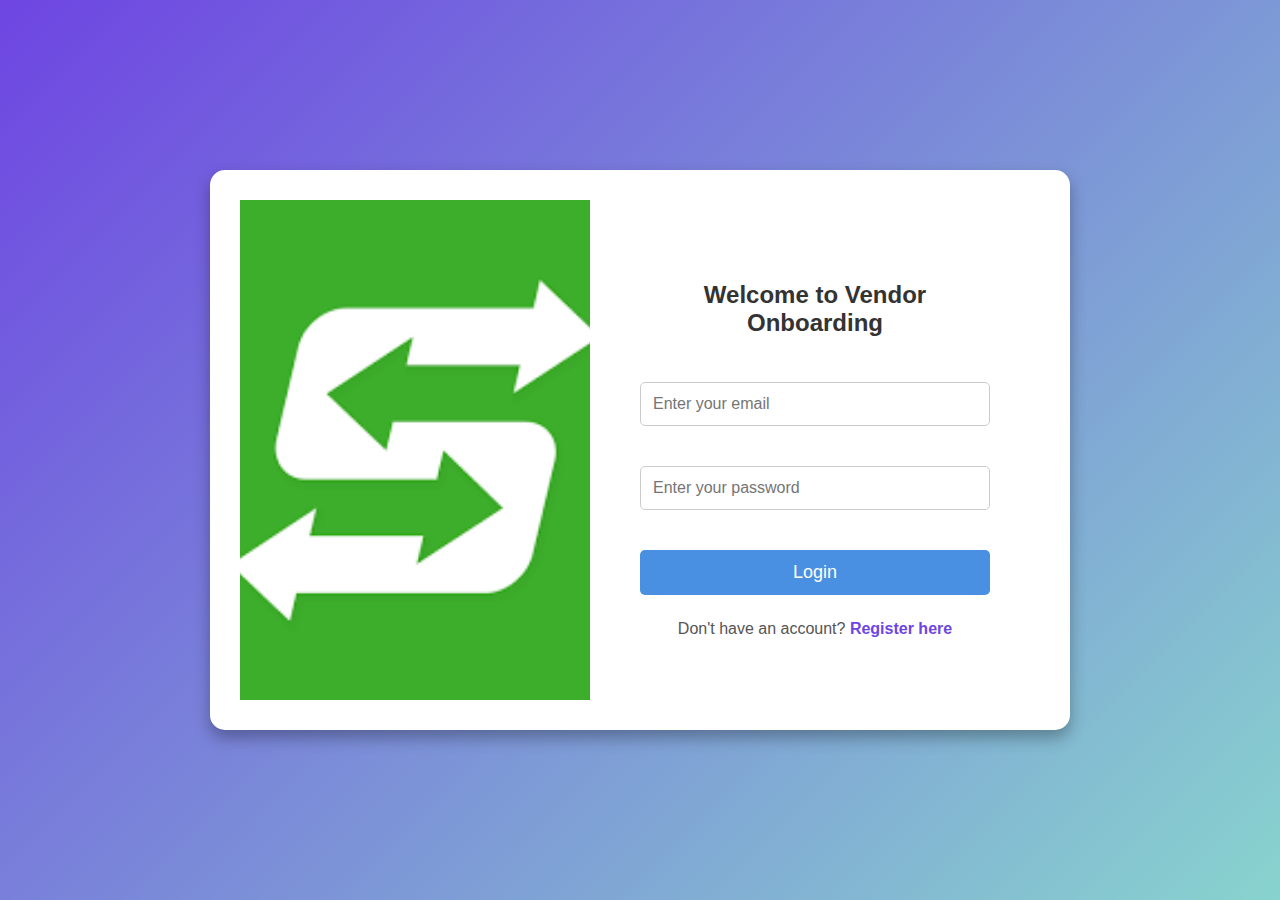
<file: frontend/frontend/index.html>
<!DOCTYPE html>
<html lang="en">
<head>
    <meta charset="UTF-8">
    <meta name="viewport" content="width=device-width, initial-scale=1.0">
    <title>Vendor Onboarding Login</title>
    <link rel="stylesheet" href="assets/css/styles.css">
    <style>
        body {
            margin: 0;
            padding: 0;
            font-family: 'Poppins', sans-serif;
            height: 100vh;
            display: flex;
            align-items: center;
            justify-content: center;
            background: linear-gradient(135deg, #6e45e2, #88d3ce);
        }
    
        .login-container {
            display: flex;
            width: 2000px;
            height: 500px;
            box-shadow: 0 8px 16px rgba(0, 0, 0, 0.3);
            border-radius: 15px;
            overflow: hidden;
            background-color: #fff;
        }
    
        .image-section {
            flex: 1;
            background: url('mis.png') center/cover no-repeat;
        }
    
        .form-section {
            flex: 1;
            display: flex;
            flex-direction: column;
            justify-content: center;
            align-items: center;
            padding: 50px;
        }
    
        .form-section h2 {
            margin-bottom: 35px;
            color: #333;
            font-weight: 700;
        }
    
        .form-section form {
            width: 100%;
            display: flex;
            flex-direction: column;
            gap: 20px;
        }
    
        .form-section input {
            padding: 18px;
            border: 1px solid #ccc;
            border-radius: 10px;
            font-size: 18px;
            outline: none;
            transition: 0.3s;
        }
    
        .form-section input:focus {
            border-color: #6e45e2;
        }
    
        .form-section button {
            padding: 18px;
            background: #6e45e2;
            color: #fff;
            border: none;
            border-radius: 10px;
            cursor: pointer;
            transition: 0.3s;
            font-size: 18px;
            margin-top: 10px;
        }
    
        .form-section button:hover {
            background: #5a35c4;
        }
    
        #message {
            margin-top: 10px;
            color: red;
            display: none;
        }
    
        .register-link {
            margin-top: 25px;
            font-size: 16px;
            color: #555;
        }
    
        .register-link a {
            color: #6e45e2;
            text-decoration: none;
            font-weight: 700;
            transition: 0.3s;
        }
    
        .register-link a:hover {
            text-decoration: underline;
        }
    
        @media (max-width: 900px) {
            .login-container {
                flex-direction: column;
                height: auto;
                width: 90%;
            }
    
            .image-section {
                height: 650px;
            }
        }
    </style>
    
</head>
<body>

<div class="login-container">
    <div class="image-section"></div>
    <div class="form-section">
        <h2>Welcome to Vendor Onboarding</h2>

        <form id="loginForm">
            <input type="email" id="email" placeholder="Enter your email" required>
            <input type="password" id="password" placeholder="Enter your password" required>
            <button type="submit">Login</button>
        </form>

        <p id="message" class="hidden"></p>

        <div class="register-link">
            Don't have an account? <a href="registration.html">Register here</a>
        </div>
    </div>
</div>

<script src="assets/js/app.js"></script>
</body>
</html>
</file>
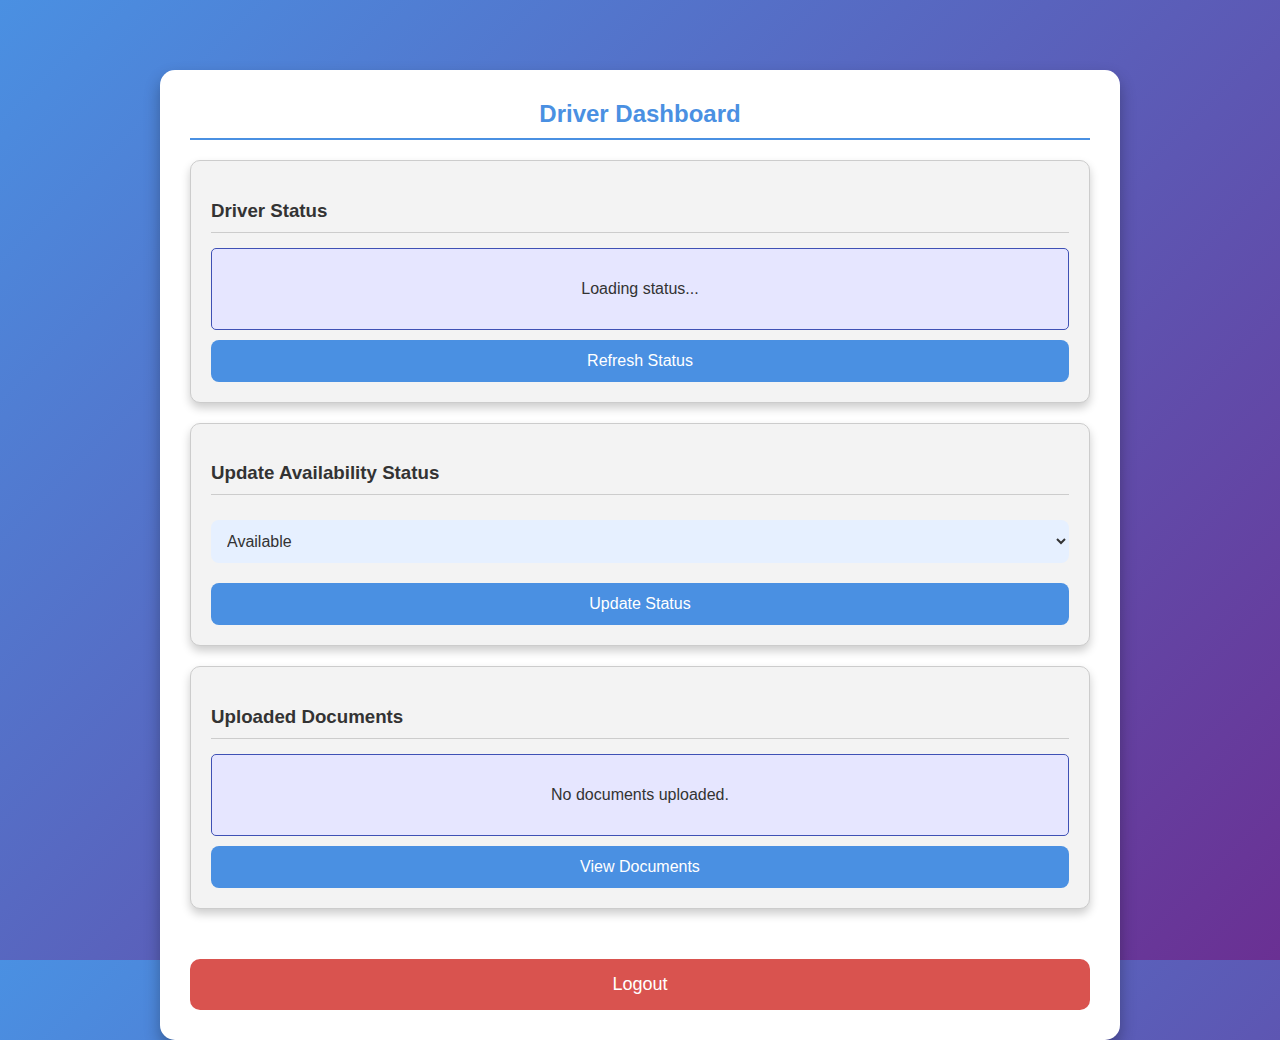
<file: frontend/frontend/driver.html>
<!DOCTYPE html>
<html lang="en">
<head>
    <meta charset="UTF-8">
    <meta name="viewport" content="width=device-width, initial-scale=1.0">
    <title>Driver Dashboard</title>
    <link rel="stylesheet" href="assets/css/styles.css">
    <style>
        /* General Styles */
        body {
            margin: 0;
            padding: 0;
            font-family: 'Poppins', sans-serif;
            min-height: 100vh;
            display: flex;
            justify-content: center;
            align-items: flex-start; /* Changed from center */
            background: linear-gradient(135deg, #4A90E2, #6A3093);
            overflow-y: auto; /* Allow scrolling */
            padding: 30px 0; /* Add some padding for spacing */
        }

        /* Dashboard Container */
        .dashboard-container {
            width: 90%;
            max-width: 900px;
            margin: 40px auto;
            background: #fff;
            border-radius: 15px;
            box-shadow: 0 8px 16px rgba(0, 0, 0, 0.3);
            overflow: hidden;
            padding: 30px;
            text-align: center;
        }

        .dashboard-container h2 {
            margin-bottom: 20px;
            color: #4A90E2;
            border-bottom: 2px solid #4A90E2;
            padding-bottom: 10px;
            margin-top: 0;
        }

        /* Sections */
        .section {
            margin: 20px 0;
            padding: 20px;
            border-radius: 10px;
            background-color: #f3f3f3;
            box-shadow: 0 5px 10px rgba(0, 0, 0, 0.2);
            text-align: left;
        }

        .section h3 {
            margin-bottom: 15px;
            color: #333;
            border-bottom: 1px solid #ccc;
            padding-bottom: 10px;
        }

        .section select, .section button {
            margin-top: 10px;
            padding: 12px;
            border: none;
            border-radius: 8px;
            font-size: 16px;
            cursor: pointer;
            width: 100%;
            box-sizing: border-box;
        }

        .section select {
            background-color: #e6f0ff;
            color: #333;
        }

        .section button {
            background-color: #4A90E2;
            color: #fff;
            transition: background-color 0.3s;
        }

        .section button:hover {
            background-color: #357ABD;
        }

        /* Status Display */
        #driverStatus, #documentInfo {
            margin-top: 15px;
            padding: 15px;
            border-radius: 5px;
            background-color: #e6e6ff;
            border: 1px solid #3f51b5;
            color: #333;
            min-height: 50px;
            display: flex;
            align-items: center;
            justify-content: center;
        }

        /* Logout Button */
        .logout-btn {
            margin-top: 30px;
            padding: 15px;
            width: 100%;
            background-color: #d9534f;
            color: #fff;
            border: none;
            border-radius: 10px;
            font-size: 18px;
            cursor: pointer;
            transition: background-color 0.3s;
        }

        .logout-btn:hover {
            background-color: #c9302c;
        }

        /* Responsive Adjustments */
        @media (max-width: 600px) {
            .dashboard-container {
                width: 95%;
            }
        }
    </style>
</head>
<body>

    <!-- Dashboard Container -->
    <div class="dashboard-container">
        <h2>Driver Dashboard</h2>

        <!-- Status Display -->
        <div class="section">
            <h3>Driver Status</h3>
            <div id="driverStatus">Loading status...</div>
            <button onclick="fetchDriverStatus()">Refresh Status</button>
        </div>

        <!-- Update Status -->
        <div class="section">
            <h3>Update Availability Status</h3>
            <select id="statusSelect">
                <option value="available">Available</option>
                <option value="unavailable">Unavailable</option>
            </select>
            <button onclick="updateDriverStatus()">Update Status</button>
        </div>

        <!-- Document Info -->
        <div class="section">
            <h3>Uploaded Documents</h3>
            <div id="documentInfo">No documents uploaded.</div>
            <button onclick="fetchDriverDocuments()">View Documents</button>
        </div>

        <!-- Logout Button -->
        <button class="logout-btn" onclick="logout()">Logout</button>
    </div>
    <script src="assets/js/app.js"></script>
</body>
</html>
</file>
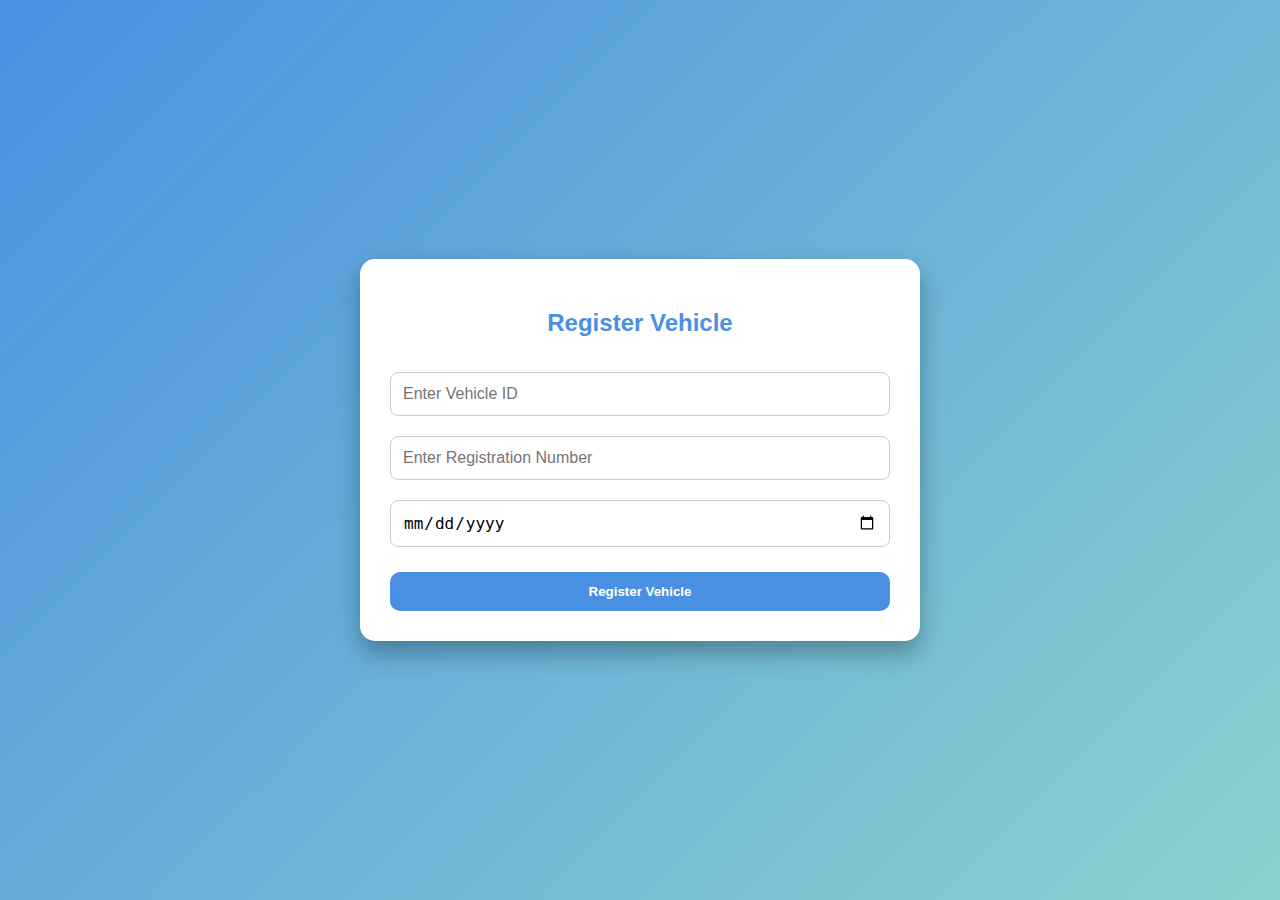
<file: frontend/frontend/registervehicle.html>
<!DOCTYPE html>
<html lang="en">
<head>
    <meta charset="UTF-8">
    <meta name="viewport" content="width=device-width, initial-scale=1.0">
    <title>Register Vehicle</title>
    <style>
        body {
            height: 100vh;
            margin: 0;
            display: flex;
            justify-content: center;
            align-items: center;
            background: linear-gradient(135deg, #4a90e2, #88d3ce);
            color: #fff;
            font-family: 'Poppins', sans-serif;
        }

        .vehicle-container {
            width: 500px;
            background: #fff;
            color: #333;
            padding: 30px;
            border-radius: 15px;
            box-shadow: 0 12px 24px rgba(0,0,0,0.3);
            text-align: center;
        }

        .vehicle-container h2 {
            margin-bottom: 25px;
            color: #4a90e2;
        }

        .vehicle-container input {
            width: 100%;
            margin: 10px 0;
            padding: 12px;
            border: 1px solid #ccc;
            border-radius: 8px;
            font-size: 16px;
            box-sizing: border-box;
        }

        .vehicle-container button {
            margin-top: 15px;
            width: 100%;
            padding: 12px;
            background: #4a90e2;
            border: none;
            color: #fff;
            font-weight: 600;
            border-radius: 10px;
            cursor: pointer;
            transition: 0.3s;
        }

        .vehicle-container button:hover {
            background: #357abd;
        }
    </style>
</head>
<body>

<div class="vehicle-container">
    <h2>Register Vehicle</h2>
    <input type="number" id="vehicleId" placeholder="Enter Vehicle ID" required>
    <input type="text" id="registrationNumber" placeholder="Enter Registration Number" required>
    <input type="date" id="insuranceExpiry" placeholder="Enter Insurance Expiry Date" required>
    <button onclick="registerVehicle()">Register Vehicle</button>
</div>

<script src="assets/js/app.js"></script>
</body>
</html>
</file>
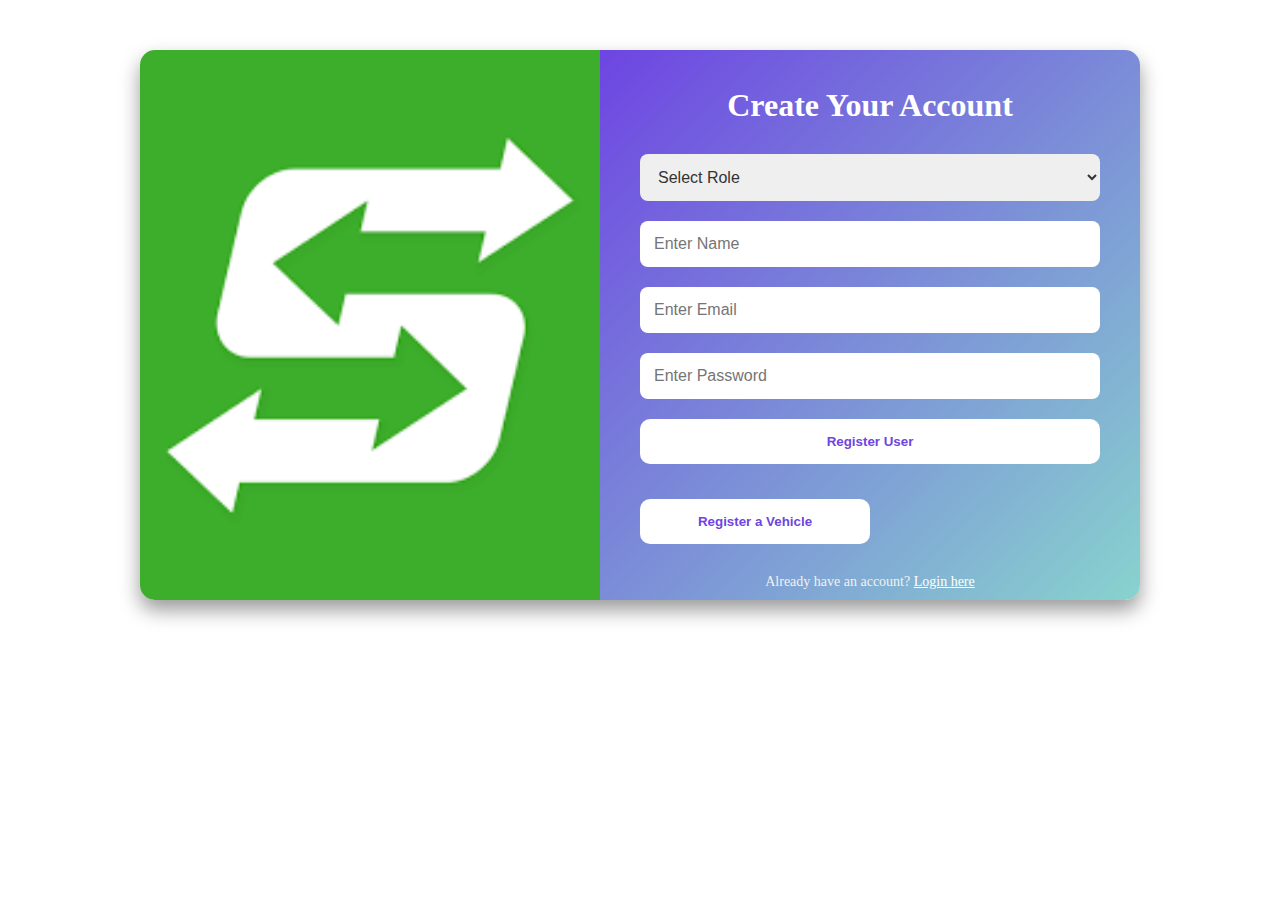
<file: frontend/frontend/registration.html>
<!DOCTYPE html>
<html lang="en">
<head>
    <meta charset="UTF-8">
    <meta name="viewport" content="width=device-width, initial-scale=1.0">
    <title>User Registration</title>
    <style>
        .registration-container {
            display: flex;
            width: 1000px;
            height: 550px;
            margin: 50px auto;
            box-shadow: 0 10px 20px rgba(0, 0, 0, 0.4);
            border-radius: 15px;
            overflow: hidden;
            background: #fff;
        }

        .image-section {
            flex: 1;
            background: url('mis.png') center/cover no-repeat;
        }

        .form-section {
            flex: 1;
            display: flex;
            flex-direction: column;
            justify-content: center;
            align-items: center;
            padding: 40px;
            background: linear-gradient(135deg, #6e45e2, #88d3ce);
            color: #fff;
            text-align: center;
            overflow-y: auto;
        }

        .form-section h2 {
            margin-bottom: 30px;
            font-size: 2rem;
            color: #fff;
        }

        .form-section form {
            width: 100%;
            display: flex;
            flex-direction: column;
            gap: 20px;
        }

        .form-section input,
        .form-section select {
            padding: 14px;
            border: none;
            border-radius: 8px;
            font-size: 16px;
            color: #333;
            box-sizing: border-box;
            transition: all 0.3s ease;
        }

        .form-section input:focus {
            outline: none;
            border: 2px solid #fff;
        }

        .form-section button {
            padding: 15px;
            border: none;
            border-radius: 10px;
            background: #fff;
            color: #6e45e2;
            font-weight: bold;
            cursor: pointer;
            transition: all 0.3s ease;
            margin-bottom: 10px;
        }

        .form-section button:hover {
            background: #4a35b3;
            color: #fff;
        }

        .form-section .register-link {
            margin-top: 20px;
            font-size: 14px;
            color: #f1f1f1;
        }

        .form-section .register-link a {
            color: #fff;
            text-decoration: underline;
            cursor: pointer;
        }

        .hidden {
            display: none;
        }

        .vehicle-btn {
            padding: 12px;
            border: none;
            border-radius: 8px;
            background: #f3f3f3;
            color: #333;
            font-weight: 600;
            cursor: pointer;
            transition: all 0.3s ease;
            width: 50%;
            margin-top: 5px;
        }

        .vehicle-btn:hover {
            background: #ddd;
            color: #000;
        }
    </style>
</head>
<body>

<div class="registration-container">
    <!-- Left Image -->
    <div class="image-section"></div>

    <!-- Right Form -->
    <div class="form-section">
        <h2>Create Your Account</h2>
        <form id="registrationForm">
            <!-- Role Selection -->
            <select id="roleSelect" onchange="toggleFields()" required>
                <option value="">Select Role</option>
                <option value="Super Vendor">Super Vendor</option>
                <option value="Sub Vendor">Sub Vendor</option>
                <option value="Driver">Driver</option>
            </select>

            <!-- Common Fields -->
            <input type="text" id="name" placeholder="Enter Name" required>
            <input type="email" id="email" placeholder="Enter Email" required>
            <input type="password" id="password" placeholder="Enter Password" required>

            <!-- Parent ID Field -->
            <div id="parentIdField" class="hidden">
                <input type="number" id="parentId" placeholder="Parent ID">
            </div>

            <!-- Driver-Specific Fields -->
            <div id="driverFields" class="hidden">
                <input type="text" id="licenseNumber" placeholder="License Number">
                <input type="date" id="approvalDate" placeholder="Approval Date">
            </div>

            <!-- Submit Button -->
            <button type="button" onclick="registerUser()">Register User</button>

            <!-- New Vehicle Registration Button -->
            <button type="button" class="vehicle-btn" onclick="event.preventDefault(); goToVehiclePage();">Register a Vehicle</button>

        </form>

        <!-- Navigation to Login -->
        <div class="register-link">
            Already have an account? <a href="index.html">Login here</a>
        </div>
    </div>
</div>

<!-- <script>
    function goToVehiclePage() {
        window.location.href = 'registervehicle.html';
    }
</script> -->

<script src="assets/js/app.js"></script>
</body>
</html>
</file>
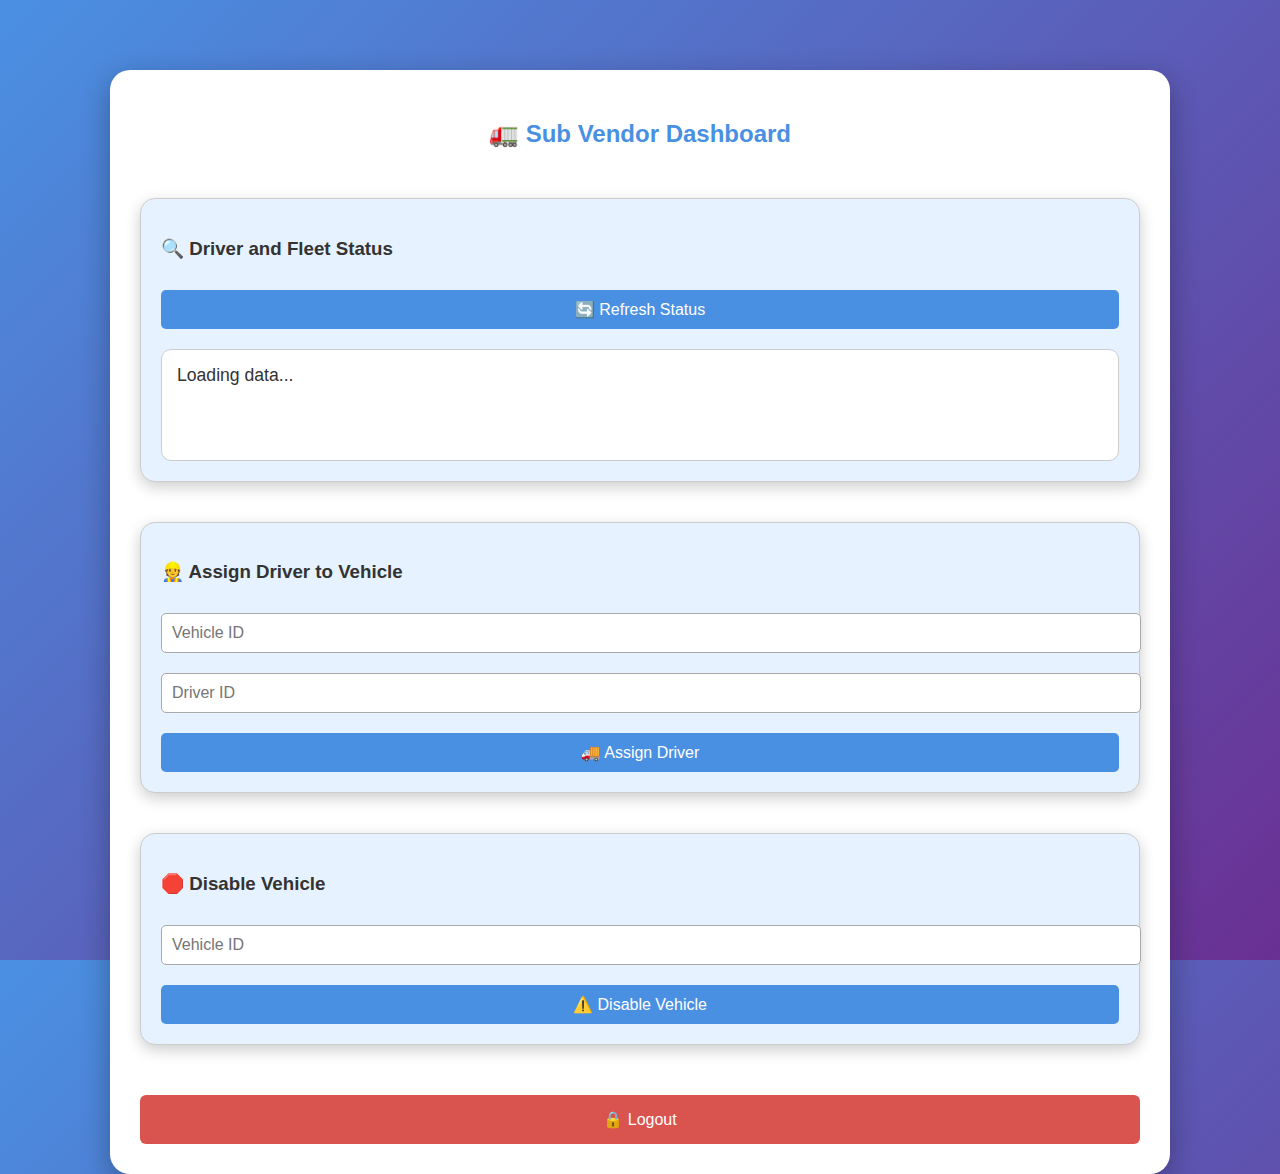
<file: frontend/frontend/sub_vendor.html>
<!DOCTYPE html>
<html lang="en">
<head>
    <meta charset="UTF-8">
    <meta name="viewport" content="width=device-width, initial-scale=1.0">
    <title>Sub Vendor Dashboard</title>
    <link rel="stylesheet" href="assets/css/styles.css">
    <style>
        body {
            margin: 0;
            padding: 0;
            font-family: 'Poppins', sans-serif;
            min-height: 100vh;
            display: flex;
            justify-content: center;
            align-items: flex-start; /* Changed from center */
            background: linear-gradient(135deg, #4A90E2, #6A3093);
            overflow-y: auto; /* Allow scrolling */
            padding: 30px 0; /* Add some padding for spacing */
        }

        .dashboard-container {
            width: 1000px;
            background-color: #fff;
            color: #333;
            border-radius: 20px;
            box-shadow: 0 10px 30px rgba(0, 0, 0, 0.3);
            overflow: hidden;
            display: flex;
            flex-direction: column;
            padding: 30px;
        }

        h2 {
            text-align: center;
            color: #4A90E2;
            margin-bottom: 30px;
            font-weight: 700;
        }

        .section {
            margin: 20px 0;
            padding: 20px;
            border-radius: 15px;
            background: #e6f2ff;
            box-shadow: 0 5px 15px rgba(0, 0, 0, 0.2);
        }

        .section h3 {
            margin-bottom: 20px;
            color: #333;
        }

        input, select {
            width: 100%;
            padding: 12px;
            margin: 10px 0;
            border: 1px solid #aaa;
            border-radius: 10px;
            font-size: 16px;
            transition: border-color 0.3s;
        }

        input:focus {
            border-color: #6A3093;
            outline: none;
        }

        button {
            width: 100%;
            padding: 15px;
            background: #4A90E2;
            color: #fff;
            border: none;
            border-radius: 10px;
            cursor: pointer;
            font-size: 16px;
            transition: background 0.3s;
            margin-top: 10px;
        }

        button:hover {
            background: #357ABD;
        }

        #statusDisplay, #fleetStatus {
            margin-top: 20px;
            padding: 15px;
            border-radius: 10px;
            background-color: #fff;
            color: #333;
            border: 1px solid #ccc;
            min-height: 80px;
        }

        .logout-btn {
            margin-top: 30px;
            background-color: #d9534f;
        }

        .logout-btn:hover {
            background-color: #c9302c;
        }
    </style>
</head>
<body>

    <div class="dashboard-container">
        <h2>🚛 Sub Vendor Dashboard</h2>

        <!-- Driver and Vehicle Status -->
        <div class="section">
            <h3>🔍 Driver and Fleet Status</h3>
            <button onclick="fetchSubVendorData()">🔄 Refresh Status</button>
            <div id="statusDisplay" class="info-box">Loading data...</div>
        </div>

        <!-- Assign Driver to Vehicle -->
        <div class="section">
            <h3>👷 Assign Driver to Vehicle</h3>
            <input type="number" id="assignVehicleId" placeholder="Vehicle ID" required>
            <input type="number" id="assignDriverId" placeholder="Driver ID" required>
            <button onclick="assignDriver()">🚚 Assign Driver</button>
        </div>

        <!-- Disable Vehicle -->
        <div class="section">
            <h3>🛑 Disable Vehicle</h3>
            <input type="number" id="disableVehicleId" placeholder="Vehicle ID" required>
            <button onclick="disableVehicle()">⚠️ Disable Vehicle</button>
        </div>

        <!-- Logout Button -->
        <button class="logout-btn" onclick="logout()">🔒 Logout</button>

    </div>

    <script src="assets/js/app.js"></script>
</body>
</html>
</file>
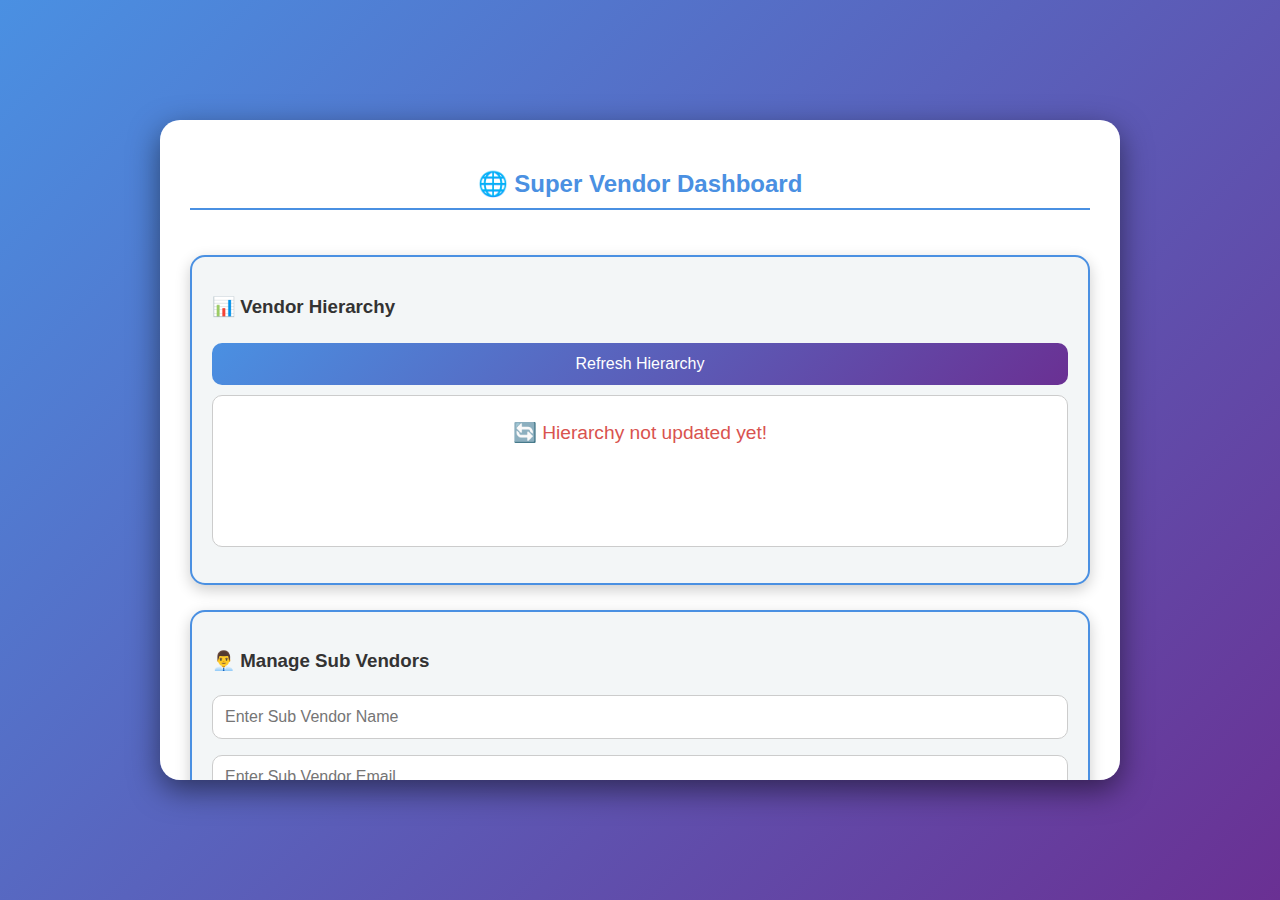
<file: frontend/frontend/super_vendor.html>
<!DOCTYPE html>
<html lang="en">
<head>
    <meta charset="UTF-8">
    <meta name="viewport" content="width=device-width, initial-scale=1.0">
    <title>Super Vendor Dashboard</title>
    <style>
        /* Dashboard Layout */
        body {
            margin: 0;
            padding: 0;
            font-family: 'Poppins', sans-serif;
            height: 100vh;
            display: flex;
            align-items: center;
            justify-content: center;
            background: linear-gradient(135deg, #4A90E2, #6A3093);
            color: #fff;
        }

        .dashboard-container {
            width: 900px;
            height: 600px;
            border-radius: 20px;
            overflow-y: auto;
            background: #fff;
            color: #333;
            box-shadow: 0 10px 30px rgba(0,0,0,0.5);
            padding: 30px;
            display: flex;
            flex-direction: column;
            gap: 25px;
        }

        .dashboard-container h2 {
            text-align: center;
            margin-bottom: 20px;
            color: #4A90E2;
            border-bottom: 2px solid #4A90E2;
            padding-bottom: 10px;
        }

        .section {
            background: #f3f6f7;
            border: 2px solid #4A90E2;
            border-radius: 15px;
            padding: 20px;
            box-shadow: 0 5px 15px rgba(0,0,0,0.2);
            transition: transform 0.3s ease;
        }

        .section:hover {
            transform: translateY(-5px);
        }

        .section h3 {
            color: #333;
            margin-bottom: 15px;
        }

        .section input,
        .section select {
            width: 100%;
            padding: 12px;
            margin: 8px 0;
            border: 1px solid #ccc;
            border-radius: 10px;
            box-sizing: border-box;
            font-size: 16px;
        }

        .section button {
            width: 100%;
            padding: 12px;
            margin-top: 10px;
            border: none;
            border-radius: 10px;
            background: linear-gradient(135deg, #4A90E2, #6A3093);
            color: #fff;
            font-size: 16px;
            cursor: pointer;
            transition: background 0.3s ease;
        }

        .section button:hover {
            background: linear-gradient(135deg, #6A3093, #4A90E2);
        }

        /* Hierarchy Display */
        #vendorHierarchy {
            list-style: none;
            padding: 0;
            margin-top: 10px;
            height: 150px;
            overflow-y: auto;
            border: 1px solid #ccc;
            border-radius: 10px;
            background: #fff;
            color: #333;
        }

        #vendorHierarchy li {
            padding: 10px;
            border-bottom: 1px solid #ccc;
        }

        #vendorHierarchy li:last-child {
            border-bottom: none;
        }

        #fleetStatus {
            margin-top: 15px;
            padding: 15px;
            border-radius: 10px;
            background: #e6f7ff;
            color: #333;
            min-height: 80px;
            text-align: center;
            border: 1px solid #4A90E2;
        }

        .logout-btn {
            margin-top: 15px;
            padding: 15px;
            border: none;
            border-radius: 12px;
            background: linear-gradient(135deg, #d9534f, #c9302c);
            color: #fff;
            cursor: pointer;
            font-size: 18px;
            transition: background 0.3s ease;
        }

        .logout-btn:hover {
            background: linear-gradient(135deg, #c9302c, #d9534f);
        }

        /* Status Indicator */
        .status-message {
            text-align: center;
            color: #d9534f;
            font-size: 1.2em;
            margin-top: 15px;
        }
    </style>
</head>
<body>

<!-- Dashboard UI -->
<div class="dashboard-container">
    <h2>🌐 Super Vendor Dashboard</h2>

    <!-- Vendor Hierarchy Section -->
    <div class="section">
        <h3>📊 Vendor Hierarchy</h3>
        <button onclick="fetchVendorHierarchy()">Refresh Hierarchy</button>
        <ul id="vendorHierarchy">
            <li class="status-message">🔄 Hierarchy not updated yet!</li>
        </ul>
    </div>

    <!-- Sub Vendor Management -->
    <div class="section">
        <h3>👨‍💼 Manage Sub Vendors</h3>
        <input type="text" id="subVendorName" placeholder="Enter Sub Vendor Name" required>
        <input type="email" id="subVendorEmail" placeholder="Enter Sub Vendor Email" required>
        <input type="password" id="subVendorPassword" placeholder="Enter Sub Vendor Password" required>
        <button onclick="addSubVendor()">Add Sub Vendor</button>
    </div>

    <!-- Permission Management -->
    <div class="section">
        <h3>🔑 Manage Permissions</h3>
        <input type="number" id="subVendorId" placeholder="Enter Sub Vendor ID" required>
        <select id="permissionAction">
            <option value="assign">Assign Permissions</option>
            <option value="revoke">Revoke Permissions</option>
        </select>
        <input type="text" id="permissions" placeholder="Comma-separated permissions" required>
        <button onclick="managePermissions()">Update Permissions</button>
    </div>

    <!-- Fleet & Driver Status -->
    <div class="section">
        <h3>🚗 Fleet & Driver Status</h3>
        <button onclick="fetchFleetStatus()">View Fleet Status</button>
        <div id="fleetStatus">🔄 Status not available yet!</div>
    </div>

    <!-- Logout Button -->
    <button class="logout-btn" onclick="logout()">🚪 Logout</button>

</div>


    <script src="assets/js/app.js"></script>
</body>
</html>
</file>
<file: frontend/frontend/assets/css/styles.css>
/* General Styles */
body {
    font-family: 'Arial', sans-serif;
    margin: 0;
    padding: 0;
    background: linear-gradient(135deg, #4A90E2, #6A3093);
    color: #fff;
    display: flex;
    justify-content: center;
    align-items: center;
    height: 100vh;
}

/* Login Container */
.login-container {
    background: #ffffff;
    color: #333;
    padding: 30px;
    border-radius: 10px;
    box-shadow: 0 10px 30px rgba(0,0,0,0.4);
    text-align: center;
    width: 100%;
    max-width: 800px;
    display: flex;
}

/* Left Image Section */
.login-image {
    width: 90%;
    background: url('mis.png') center/cover no-repeat;
    border-radius: 10px 0 0 10px;
}

/* Right Form Section */
.login-form {
    width: 50%;
    padding: 30px;
    display: flex;
    flex-direction: column;
    justify-content: center;
}

.login-form h2 {
    margin-bottom: 20px;
    color: #4A90E2;
}

/* Form Inputs */
#loginForm input {
    width: 100%;
    padding: 12px;
    margin: 10px 0;
    border: 1px solid #ccc;
    border-radius: 5px;
    box-sizing: border-box;
    font-size: 16px;
}

/* Submit Button */
#loginForm button {
    width: 100%;
    padding: 12px;
    margin-top: 10px;
    border: none;
    border-radius: 5px;
    background-color: #4A90E2;
    color: #fff;
    font-size: 18px;
    cursor: pointer;
    transition: background-color 0.3s;
}

#loginForm button:hover {
    background-color: #357ABD;
}

/* Register Link */
.register-link {
    margin-top: 15px;
    color: #333;
}

.register-link a {
    color: #4A90E2;
    text-decoration: none;
    font-weight: bold;
}

.register-link a:hover {
    text-decoration: underline;
}

/* Message Display */
#message {
    margin-top: 15px;
    color: red;
}

.hidden {
    display: none;
}

/* Dashboard Styles */
.dashboard-container {
    width: 80%;
    margin: 40px auto;
    padding: 20px;
    background: #fff;
    color: #333;
    border-radius: 10px;
    box-shadow: 0 0 15px rgba(0,0,0,0.2);
}

.dashboard-container h2 {
    text-align: center;
    margin-bottom: 30px;
}

.section {
    margin: 20px 0;
    padding: 20px;
    border: 1px solid #ccc;
    border-radius: 5px;
    background-color: #f4f4f4;
}

.section h3 {
    margin-bottom: 15px;
}

.section input, .section select {
    width: 100%;
    padding: 10px;
    margin: 10px 0;
    border: 1px solid #aaa;
    border-radius: 5px;
}

.section button {
    padding: 10px 20px;
    border: none;
    background-color: #4A90E2;
    color: #fff;
    border-radius: 5px;
    cursor: pointer;
    transition: 0.3s;
}

.section button:hover {
    background-color: #357ABD;
}

#fleetStatus {
    margin-top: 10px;
    padding: 15px;
    background: #e6f2ff;
    border-radius: 5px;
}

.logout-btn {
    margin-top: 20px;
    padding: 12px;
    width: 100%;
    background-color: #d9534f;
    color: #fff;
    border: none;
    border-radius: 5px;
    cursor: pointer;
}

.logout-btn:hover {
    background-color: #c9302c;
}

.section input[type="file"] {
    padding: 5px;
}

#statusDisplay {
    margin-top: 15px;
    padding: 15px;
    background-color: #e6ffe6;
    border-radius: 5px;
    border: 1px solid #2e7d32;
}

#driverStatus, #documentInfo {
    margin-top: 15px;
    padding: 10px;
    background-color: #e6e6ff;
    border-radius: 5px;
    border: 1px solid #3f51b5;
}

.info-box {
    padding: 20px;
    background: #f0f4f8;
    border: 1px solid #ccc;
    border-radius: 8px;
    margin-top: 15px;
    color: #333;
    font-family: 'Roboto', sans-serif;
    font-size: 1.1em;
}

button {
    padding: 12px 20px;
    margin-top: 10px;
    border: none;
    border-radius: 6px;
    background: #6e45e2;
    color: #fff;
    cursor: pointer;
    transition: 0.3s;
}

button:hover {
    background: #5a35c4;
}

.logout-btn {
    margin-top: 30px;
    width: 100%;
    padding: 15px;
    background-color: #d9534f;
    color: #fff;
    border-radius: 6px;
    cursor: pointer;
}

.logout-btn:hover {
    background-color: #c9302c;
}
</file>
